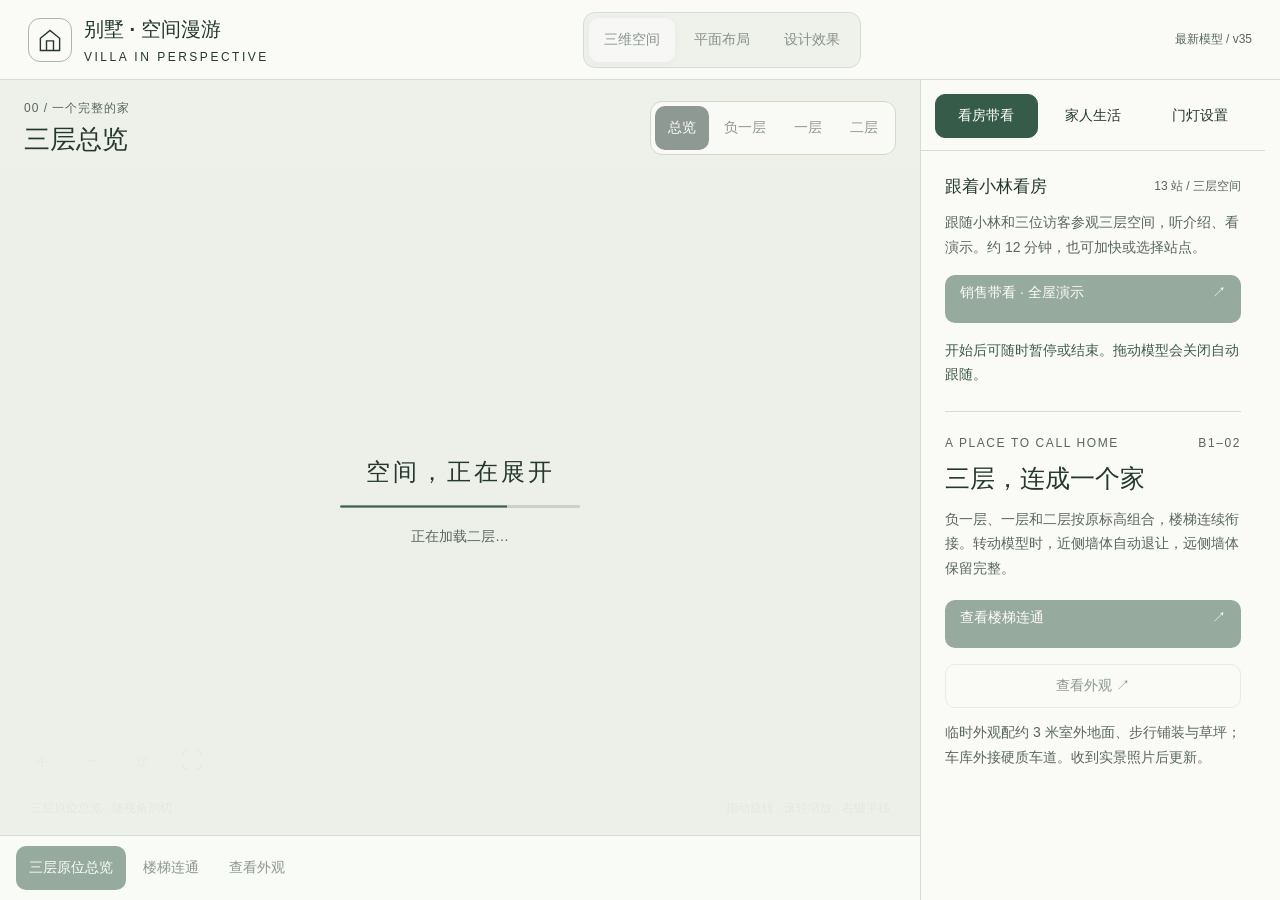
<file: index.html>
<!doctype html>
<html lang="zh-CN"><head><meta charset="utf-8"><meta name="viewport" content="width=device-width,initial-scale=1"><meta name="theme-color" content="#f4f3ee"><title>别墅 · 空间漫游</title><link rel="stylesheet" href="style.css?v=interactive-2"><link rel="stylesheet" href="interaction-style.css?v=2"><link rel="stylesheet" href="family-style.css?v=2"><link rel="stylesheet" href="interface.css?v=audit-3"><script type="importmap">{"imports":{"three":"./vendor/three.module.js"}}</script></head>
<body>
<header><a class="brand" href="./" aria-label="别墅空间首页"><svg viewBox="0 0 32 32" fill="none" aria-hidden="true"><path d="M5 14 16 5l11 9v14H5Z M12 28V17h8v11"/></svg><span>别墅 · 空间漫游<small>VILLA IN PERSPECTIVE</small></span></a><nav aria-label="查看方式"><button data-mode="3d" aria-pressed="true">三维空间</button><button data-mode="plan" aria-pressed="false">平面布局</button><button data-mode="render" aria-pressed="false">设计效果</button></nav><span class="version">最新模型 / v35</span></header>
<main><section class="workspace" aria-label="别墅浏览区域"><div class="view-heading"><div><small id="chapter">00 / 一个完整的家</small><h1 id="floor-title">三层总览</h1></div><div class="floors" role="group" aria-label="选择楼层"><button data-floor="ALL" aria-pressed="true">总览</button><button data-floor="B1" aria-pressed="false">负一层</button><button data-floor="F1" aria-pressed="false">一层</button><button data-floor="F2" aria-pressed="false">二层</button></div></div><div id="stage" tabindex="0" role="region" aria-label="别墅三维模型，可点击门扇开合，使用灯泡按钮开关灯，拖动旋转，滚轮缩放"><div id="loader" role="status"><span class="loader-mark">空间，正在展开</span><progress id="progress" max="100" value="0"></progress><span id="load-text">正在准备三层模型…</span><button id="retry" hidden>重新加载</button></div><div id="family-bubbles" class="family-bubbles" aria-label="家人对话"></div><div id="room-labels" aria-label="三维房间标签"></div><div class="viewport-tools" aria-label="视角控制"><button id="zoom-in" aria-label="放大">＋</button><button id="zoom-out" aria-label="缩小">−</button><button id="reset" aria-label="回到本层全貌">↺</button><button id="full" aria-label="全屏查看">⛶</button></div><div class="view-note"><span id="view-name">三层原位总览 · 随视角剖切</span><span id="gesture">拖动旋转 · 滚轮缩放 · 右键平移</span></div></div><div id="render-view" hidden><img id="large-render" alt=""><div id="render-empty" hidden>该空间暂无 v35 独立效果图，可在三维空间查看最新布局。</div><p id="render-caption"></p></div><div class="room-strip" id="room-strip" aria-label="选择空间"></div></section>
<aside><div class="eyebrow">A PLACE TO CALL HOME <span id="room-index">B1–02</span></div><h2 id="room-title">三层，连成一个家</h2><p id="room-description">连接负一层、一层与二层，探索每一种生活空间。</p><button class="primary" id="inside" disabled>查看楼梯连通 <span>↗</span></button><div id="overview-actions" class="overview-actions"><button id="exterior-view">查看外观 ↗</button><p>临时外观配约 3 米室外地面、步行铺装与草坪；车库外接硬质车道。收到实景照片后更新。</p></div><section class="tour-panel" aria-label="销售带看演示"><div class="section-heading"><h3>跟着小林看房</h3><span>13 站 / 三层空间</span></div><p class="device-help">一位销售带三位访客参观全屋，配有介绍、问答和自动跟随视角。带看期间暂停家人的日常活动。</p><button id="tour-start" class="primary" disabled>销售带看 · 全屋演示 <span>↗</span></button><h4 id="tour-title">从入户，走到每一种生活</h4><p id="tour-text" class="tour-narration">沿着实际楼梯参观客餐厅、卧室套房和地下休闲空间，也可以选择某一站直接前往。</p><label class="tour-select">参观站点<select id="tour-stop" disabled></select></label><div class="tour-buttons"><button id="tour-prev" disabled>上一站</button><button id="tour-pause" aria-pressed="false" disabled>暂停带看</button><button id="tour-next" disabled>下一站</button><button id="tour-end" disabled>结束</button></div><div class="tour-options"><label><input id="tour-follow" type="checkbox" checked>跟随视角</label><label><input id="tour-voice" type="checkbox">语音朗读</label><label>节奏 <select id="tour-speed"><option value="1">正常</option><option value="2">加快</option></select></label></div><p id="tour-status" class="device-status" role="status" aria-live="polite">开始后可随时暂停或结束。拖动模型会关闭自动跟随。</p></section><section class="family" aria-label="四口之家"><div class="section-heading"><h3>四口之家</h3><span>日常进行中</span></div><p class="device-help">爸爸、妈妈、哥哥和妹妹会走动、吃喝、休息、打扫、工作学习和看电视。点击姓名找人。</p><div id="family-list" class="family-list"></div><div class="activity-picker"><label>安排谁<select id="activity-person"><option value="father">爸爸</option><option value="mother">妈妈</option><option value="brother">哥哥</option><option value="daughter">妹妹</option></select></label><label>做什么<select id="activity-action"><option value="tv">坐下看电视</option><option value="eat">坐下吃饭</option><option value="sleep">关灯睡觉</option><option value="work">坐到桌前工作学习</option><option value="read">沙发阅读</option><option value="coffee">冲泡咖啡</option><option value="drink">喝水</option><option value="wash">洗手</option><option value="clean">打扫</option><option value="bathroom">使用洗手间</option></select></label><button id="activity-send">安排活动</button></div><div class="activity-shortcuts"><button data-family-action="tv">全家观影</button><button data-family-action="eat">全家用餐</button><button data-family-action="sleep">睡前休息</button><button id="activity-free">恢复自由活动</button><button id="tv-toggle" aria-pressed="false">电视已关 · 打开</button></div><p id="activity-status" class="device-status" role="status" aria-live="polite">也可先选家人，再点击三维模型中的沙发或餐椅，安排使用该座位；点击银幕可开关电视。</p><div class="family-options"><button id="family-pause" aria-pressed="false">暂停生活</button><label><input id="family-show" type="checkbox" checked>显示家人</label><label><input id="family-dialogue" type="checkbox" checked>对话气泡</label></div><p class="device-help">预设动作与中文对话。观影联动银幕与灯光，睡眠先关灯再上床；共用家具会等待空位。洗手间活动用提示表示。门关闭时家人会等待或换个活动；必要时收起挡路的默认敞开门，保留你手动设置的门状态。人物仅在三维与平面视图中活动。</p></section><section class="devices" id="device-panel" aria-label="门与灯光控制"><div class="section-heading"><h3>门与灯光</h3><span id="device-scope">一层</span></div><p class="device-help">点击模型中的门扇开合；点击房间旁的灯泡开关灯。也可使用下方按钮，切到夜间更易观察照明变化。</p><details open><summary>灯光 <span id="light-count">0</span></summary><div class="device-actions"><button data-all-device="light" data-on="true">全部开灯</button><button data-all-device="light" data-on="false">全部关灯</button></div><div id="light-list" class="device-list"></div></details><details><summary>门 <span id="door-count">0</span></summary><div class="device-actions"><button data-all-device="door" data-on="true">全部开门</button><button data-all-device="door" data-on="false">全部关门</button></div><div id="door-list" class="device-list"></div></details><p id="device-status" class="device-status" role="status" aria-live="polite">开关状态在本次浏览中保留。</p><p class="device-help">开关作用于三维模型与平面布局，设计效果图保持静态。灯光为实时近似预览。</p></section><section class="reference"><div class="section-heading"><h3>设计效果对照</h3><span>v35</span></div><button id="open-render" aria-label="放大设计效果图"><img id="reference-image" src="images/living.jpg" alt="v35 客厅渲染图"><span>查看大图 ↗</span></button><p id="image-note">客厅 · 最新设计渲染</p></section><section class="settings"><h3>空间呈现</h3><div class="setting"><span>墙体显示</span><div class="segmented" role="group" aria-label="墙体显示"><button id="cut" aria-pressed="true">随视角</button><button id="solid" aria-pressed="false">完整</button></div></div><div class="setting"><label for="labels">房间与灯光标签</label><input type="checkbox" id="labels" checked></div><div class="setting"><span>光线氛围</span><div class="segmented" role="group" aria-label="光线氛围"><button id="day" aria-pressed="true">日间</button><button id="night" aria-pressed="false">夜间</button></div></div><p class="hint">所有实时视角都会淡化挡住关注位置或人物的家具与墙体，墙体比家具更透明。“完整”保留墙体高度；“随视角”同时淡化近侧墙体上部。</p></section><details><summary>图纸与模型说明</summary><p>三维模型直接来自 v35 完整工程，保留三层建筑和家具布局，并为浏览器简化细分与材质。三层总览按原标高拼合，二层到层平台补充衔接板。外观与屋顶出入口为临时方案，等待照片更新。平面布局是单层模型的正上方视图。效果图仅展示已有 v35 渲染。</p><p>建筑尺寸及部分家具使用空间仍待核定，本页用于设计浏览。</p><p><a href="credits.html">素材来源与使用说明</a></p></details></aside></main>
<script type="module" src="app.js?v=audit-4"></script></body></html>
</file>
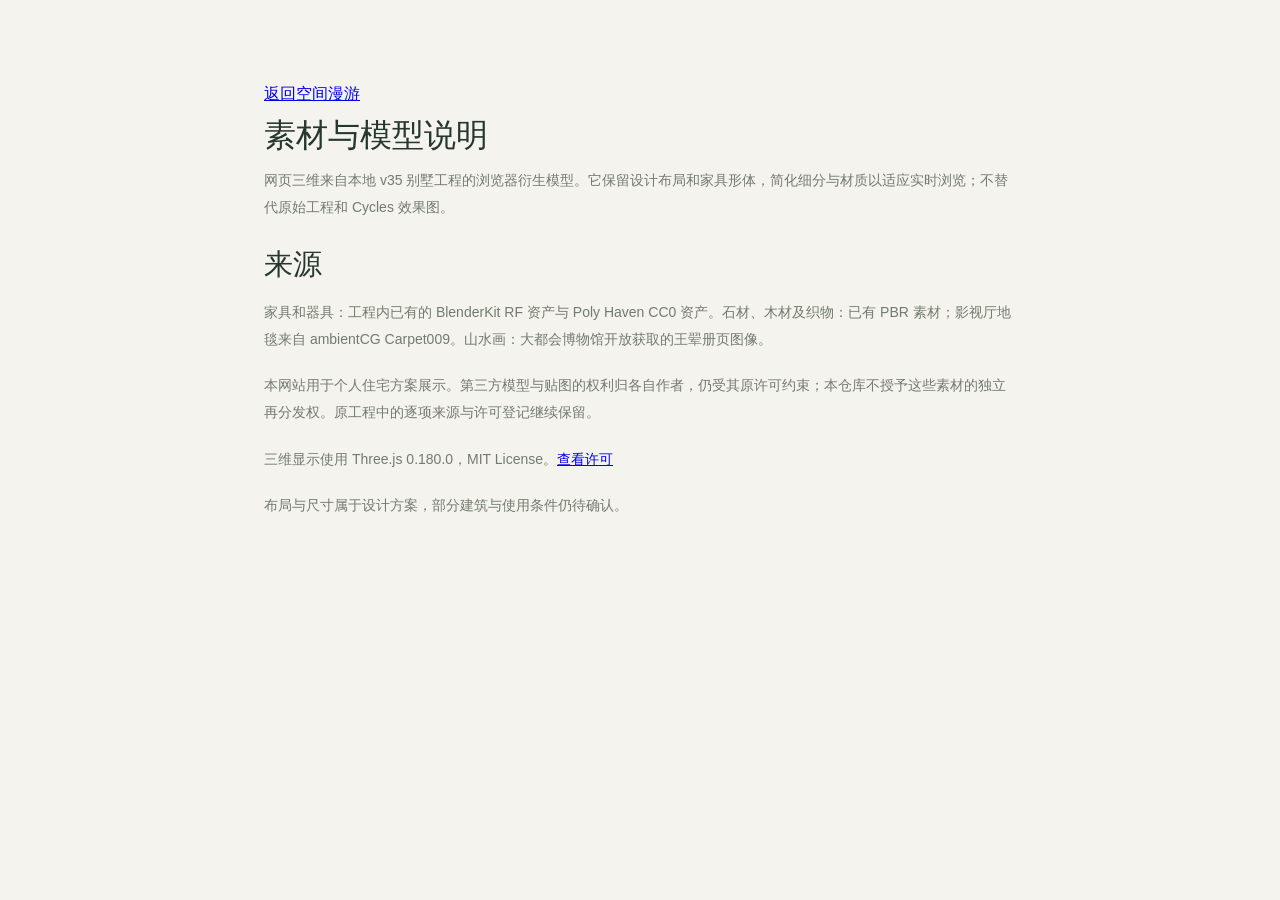
<file: credits.html>
<!doctype html><html lang="zh-CN"><meta charset="utf-8"><meta name="viewport" content="width=device-width,initial-scale=1"><title>素材与模型说明</title><link rel="stylesheet" href="style.css"><body style="max-width:800px;margin:60px auto;padding:24px"><a href="./">返回空间漫游</a><h1>素材与模型说明</h1><p>网页三维来自本地 v35 别墅工程的浏览器衍生模型。它保留设计布局和家具形体，简化细分与材质以适应实时浏览；不替代原始工程和 Cycles 效果图。</p><h2>来源</h2><p>家具和器具：工程内已有的 BlenderKit RF 资产与 Poly Haven CC0 资产。石材、木材及织物：已有 PBR 素材；影视厅地毯来自 ambientCG Carpet009。山水画：大都会博物馆开放获取的王翚册页图像。</p><p>本网站用于个人住宅方案展示。第三方模型与贴图的权利归各自作者，仍受其原许可约束；本仓库不授予这些素材的独立再分发权。原工程中的逐项来源与许可登记继续保留。</p><p>三维显示使用 Three.js 0.180.0，MIT License。<a href="vendor/THREE-LICENSE.txt">查看许可</a></p><p>布局与尺寸属于设计方案，部分建筑与使用条件仍待确认。</p></body></html>
</file>
<file: style.css>
:root{font-family:Inter,"Microsoft YaHei","PingFang SC",sans-serif;color:#25372e;background:#f4f3ee;font-synthesis:none;--ink:#25372e;--muted:#747b71;--line:#dadfd5;--paper:#fafbf7;--accent:#365646}*{box-sizing:border-box}body{margin:0}button,input,a{-webkit-tap-highlight-color:transparent}button{font:inherit;cursor:pointer;border:1px solid var(--line);background:transparent;color:inherit;min-height:42px;border-radius:8px;padding:9px 15px;transition:background .18s,color .18s}button:hover{background:#e4eadf}button:focus-visible,a:focus-visible,summary:focus-visible,input:focus-visible{outline:3px solid #8ca88e;outline-offset:3px}button[aria-pressed=true]{background:var(--ink);color:white;border-color:var(--ink)}button:disabled{opacity:.5;cursor:wait}button[hidden],[hidden]{display:none!important}header{height:88px;border-bottom:1px solid var(--line);display:flex;align-items:center;justify-content:space-between;padding:0 32px;background:var(--paper);gap:20px}.brand{display:flex;gap:12px;align-items:center;text-decoration:none;color:inherit;font-size:20px;font-weight:600}.brand svg{width:44px;height:44px;border:1px solid #acb6aa;border-radius:12px;padding:7px;stroke:currentColor;stroke-width:1.6}.brand small{display:block;font-size:12px;letter-spacing:2.5px;margin-top:7px;font-weight:400}nav{display:flex;gap:4px;background:#eff1eb;padding:5px;border:1px solid var(--line);border-radius:12px}nav button{border:0;font-size:14px}nav button[aria-pressed=true]{background:white;color:var(--ink);box-shadow:0 2px 9px #2436260c}.version{font-size:12px;color:var(--muted)}main{display:grid;grid-template-columns:minmax(0,1fr) 340px;height:calc(100dvh - 88px);min-height:620px}.workspace{position:relative;display:flex;flex-direction:column;min-width:0;overflow:hidden;background:radial-gradient(ellipse at center,#f3f4ed,#e8ece3)}.view-heading{position:absolute;top:29px;left:32px;right:32px;display:flex;justify-content:space-between;align-items:flex-start;z-index:3;pointer-events:none}.view-heading small{color:var(--muted);font-size:12px;letter-spacing:2px}h1{font-weight:400;font-size:32px;margin:9px 0}.floors{display:flex;gap:5px;padding:5px;border:1px solid #d2d8cb;background:#fafbf7ed;border-radius:12px;pointer-events:auto}.floors button{font-size:14px;border:0}#stage{position:relative;flex:1;min-height:400px;outline:none;touch-action:none}canvas{display:block;width:100%;height:100%}#loader{position:absolute;inset:0;display:flex;align-items:center;justify-content:center;flex-direction:column;gap:20px;z-index:8;background:#edf0e8ef}.loader-mark{font-size:24px;font-weight:300;letter-spacing:3px}progress{width:240px;height:5px;accent-color:var(--accent)}#load-text{font-size:13px;color:var(--muted)}.viewport-tools{position:absolute;bottom:63px;left:28px;display:flex;gap:6px;z-index:4}.viewport-tools button{font-size:22px;min-width:43px;background:#fafbf7e8;padding:4px 10px}.view-note{position:absolute;bottom:24px;left:32px;right:32px;display:flex;justify-content:space-between;gap:12px;color:#626d60;font-size:12px}.room-strip{display:flex;gap:6px;flex-wrap:wrap;border-top:1px solid var(--line);padding:17px 25px;background:#f9fbf7}.room-strip button{font-size:14px;min-height:36px;padding:7px 13px;border-color:transparent}.room-strip button[aria-pressed=true]{background:#dbe6d7;color:var(--ink)}aside{background:var(--paper);border-left:1px solid var(--line);padding:36px 26px 28px;overflow-y:auto}.eyebrow{font-size:12px;letter-spacing:1.6px;color:var(--muted);display:flex;justify-content:space-between}h2{font-weight:400;font-size:29px;margin:25px 0 14px}p{font-size:14px;line-height:1.9;color:#737b6e;margin:0 0 20px}.primary{display:flex;justify-content:space-between;width:100%;background:var(--accent);color:#fff;border:0;margin:22px 0 30px;min-height:49px;font-size:14px}.primary:hover{background:#244736}.section-heading{display:flex;justify-content:space-between;align-items:center}.section-heading span{font-size:12px;color:var(--muted)}h3{font-size:14px;font-weight:500;margin:0 0 15px}.reference button{position:relative;padding:0;border:0;display:block;width:100%;overflow:hidden;line-height:0}.reference img{width:100%;aspect-ratio:16/9;object-fit:cover;display:block;border-radius:8px}.reference button span{position:absolute;bottom:0;right:0;background:#203529ac;color:white;font-size:12px;padding:12px;line-height:1}.reference p{font-size:12px;margin:10px 0 22px}.settings{padding:23px 0 7px;border-top:1px solid var(--line)}.setting{display:flex;align-items:center;justify-content:space-between;margin:14px 0;font-size:14px}.segmented{display:flex;gap:3px;background:#edf0e8;padding:3px;border-radius:8px}.segmented button{font-size:13px;border:0;min-height:33px;padding:6px 13px}.segmented button[aria-pressed=true]{background:#fff;color:var(--ink);box-shadow:0 1px 3px #0001}input[type=checkbox]{accent-color:var(--accent);width:20px;height:20px}.hint{font-size:12px;line-height:1.8;margin:18px 0;color:#848a80}details{border-top:1px solid var(--line);padding-top:20px;font-size:13px}summary{cursor:pointer}details p{font-size:12px;margin:15px 0}details a{color:var(--ink)}#room-labels{position:absolute;inset:0;pointer-events:none;overflow:hidden}.label{position:absolute;transform:translate(-50%,-50%);pointer-events:auto;background:#fafcf4ed;border:1px solid #c6cfc1;border-radius:20px;padding:5px 12px;font-size:12px;min-height:30px;box-shadow:0 2px 7px #3642330d;white-space:nowrap}.label.selected{background:#365646;color:white;border-color:#365646}#render-view{flex:1;min-height:400px;padding:128px 34px 34px;display:flex;flex-direction:column;justify-content:center;align-items:center}#large-render{max-width:100%;max-height:calc(100dvh - 345px);object-fit:contain;box-shadow:0 14px 40px #23351e12}#render-caption{font-size:13px;margin:15px 0 0}#render-empty{padding:50px;font-size:16px;line-height:2;max-width:500px}.workspace:fullscreen{height:100dvh;width:100vw}.workspace:fullscreen #stage{height:calc(100dvh - 100px)}@media(min-width:1700px){main{grid-template-columns:minmax(0,1fr) 380px}aside{padding:42px 32px}p{font-size:16px}.room-strip{padding:20px 32px}}@media(max-width:1050px){header{padding:0 20px}.version{display:none}main{grid-template-columns:minmax(0,1fr) 300px}.view-heading{left:20px;right:20px}.floors button{padding:8px}.view-note{left:20px;right:20px;flex-direction:column}#gesture{font-size:12px}.viewport-tools{bottom:76px}.brand{font-size:17px}.brand small{font-size:12px}}@media(max-width:760px){header{height:auto;min-height:128px;flex-wrap:wrap;justify-content:center;padding:18px 14px 12px;gap:15px}.brand{width:100%;justify-content:center;font-size:18px}.brand svg{width:37px;height:37px}.brand small{font-size:12px;margin-top:4px}nav{width:100%;justify-content:center}nav button{flex:1}main{display:block;height:auto;min-height:0}.workspace{height:76dvh;min-height:580px}.view-heading{top:20px;left:18px;right:18px}h1{font-size:25px}.view-heading small{font-size:12px}.floors{gap:0;padding:3px}.floors button{font-size:12px;padding:8px}.room-strip{padding:11px 12px;max-height:137px;overflow-y:auto;gap:3px}.room-strip button{font-size:13px;padding:6px 10px}.viewport-tools{left:17px}.view-note{left:18px;bottom:18px}#stage{min-height:340px}aside{border-left:0;border-top:1px solid var(--line);padding:30px 23px;overflow:visible}#large-render{max-height:45dvh}#render-view{min-height:320px;padding:110px 18px 20px}.reference img{max-height:300px;object-fit:contain;background:#edf0e8}p{font-size:16px}.hint,details p{font-size:13px}.label{font-size:12px;padding:4px 9px}}@media(prefers-reduced-motion:reduce){*{transition:none!important}}
</file>
<file: interaction-style.css>
.devices{border-top:1px solid var(--line);padding:23px 0 22px;margin-bottom:22px}
.devices h3{font-size:16px;margin-bottom:0}
.devices .section-heading{gap:12px;margin-bottom:14px}
.devices .section-heading span{font-size:14px;text-align:right}
.device-help{font-size:14px;line-height:1.7;margin:12px 0 16px}
.devices details{padding-top:14px;margin-top:14px}
.devices summary{font-size:14px;min-height:32px}
.devices summary span{color:var(--muted);margin-left:8px}
.device-actions{display:flex;gap:7px;margin:8px 0 12px}
.device-actions button{flex:1;font-size:14px;padding:8px}
.device-list{display:grid;gap:6px;max-height:240px;overflow-y:auto;padding:3px}
.device-row{display:flex;justify-content:space-between;align-items:center;gap:10px;text-align:left;width:100%;font-size:14px;padding:10px;line-height:1.5}
.device-row[aria-pressed=true]{background:#e2eadb;color:var(--ink);border-color:#a6baa0}
.device-state{flex-shrink:0;font-size:12px;color:inherit}
.device-status{font-size:14px;min-height:24px;margin:15px 0 0;color:var(--ink)}
.device-empty{font-size:14px;margin:0}
.label-wrap{position:absolute;display:flex;transform:translate(-50%,-50%);pointer-events:auto;white-space:nowrap;background:#fafcf4ed;border:1px solid #b6c2b0;border-radius:22px;box-shadow:0 2px 7px #3642330d}
.label-wrap button{font-size:14px;min-height:36px;border:0;border-radius:22px;padding:6px 12px;background:transparent;line-height:1.4}
.label-wrap .room-target.selected{background:var(--accent);color:white}
.label-wrap .light-target{display:grid;place-items:center;min-width:38px;padding:6px;border-left:1px solid #b6c2b0;border-radius:0 22px 22px 0;color:#747b71}
.label-wrap .light-target[aria-pressed=true]{background:#f5dfa6;color:#604512}
.light-target svg{height:20px;width:20px;stroke:currentColor;stroke-width:1.7;stroke-linecap:round;stroke-linejoin:round}
.overview-actions{margin:-12px 0 25px}
.overview-actions button{width:100%;font-size:14px}
.overview-actions p{font-size:14px;margin:12px 0 0;line-height:1.8}
.floor-label{border-color:#7b927a;background:#f8faef}
.floor-label button{font-size:14px;font-weight:500;min-height:42px}
.label-wrap button:hover{background:#dbe6d7}
@media(max-width:760px){.device-list{max-height:280px}.device-actions button,.label-wrap button{min-height:44px}.label-wrap .light-target{min-width:44px}.device-row{font-size:16px}.device-state{font-size:14px}}
</file>
<file: family-style.css>
.family{border-top:1px solid #d8dbd0;margin-top:24px;padding-top:22px}.family-list{display:grid;grid-template-columns:1fr 1fr;gap:8px;margin:14px 0}.family-person{padding:11px 9px;text-align:left;border:1px solid #d3d9cb;border-radius:10px;background:#f7f7f0;min-height:68px}.family-person strong{display:block;font-size:14px;color:#344634}.family-person strong:before{content:'';display:inline-block;width:11px;height:11px;background:var(--person-color);border-radius:50%;margin-right:7px}.family-person span{display:block;font-size:12px;line-height:1.6;color:#67705e;margin-top:4px}.family-person:hover{background:#eaf0e2}.family-options{display:flex;flex-wrap:wrap;align-items:center;gap:12px;font-size:13px}.family-options button{padding:8px 12px;border:1px solid #bdc8b3;border-radius:7px;background:#eef2e7;font-size:13px}.family-options label{display:flex;align-items:center;gap:5px}.family-options input{accent-color:#537343}.family-bubbles{position:absolute;inset:0;pointer-events:none;z-index:5;overflow:hidden}.family-bubble{position:absolute;transform:translate(-50%,-100%);width:max-content;max-width:min(210px,65vw);padding:9px 13px;border:1px solid #b5c6a6;border-radius:13px 13px 13px 3px;background:rgba(255,253,245,.96);color:#344631;font-size:13px;line-height:1.5;box-shadow:0 4px 14px #31402419}.family-bubble[hidden]{display:none}
.tour-panel{border-top:1px solid #d8dbd0;margin-top:24px;padding-top:22px}.tour-panel h4{font-size:16px;color:#344934;margin:20px 0 10px}.tour-narration{font-size:14px;line-height:1.85;background:#eaf0e2;border-left:3px solid #8ba27c;padding:12px 14px;border-radius:0 9px 9px 0;min-height:92px}.tour-select{display:flex;gap:10px;align-items:center;font-size:13px}.tour-select select{flex:1;min-width:0}.tour-buttons,.activity-shortcuts{display:flex;gap:7px;flex-wrap:wrap;margin:12px 0}.tour-buttons button,.activity-shortcuts button,.activity-picker button{font-size:13px;background:#eef2e7;border:1px solid #bdc8b3;border-radius:7px;padding:8px 11px}.tour-options{display:flex;flex-wrap:wrap;gap:12px;font-size:13px}.tour-options label{display:flex;gap:5px;align-items:center}.tour-options input{accent-color:#537343}.tour-panel select,.activity-picker select{border:1px solid #bdc8b3;border-radius:6px;padding:7px 5px;background:#f9faf4;font-size:13px;color:#344934}.activity-picker{display:grid;grid-template-columns:1fr 2fr;gap:8px;margin-top:18px}.activity-picker label{display:grid;gap:5px;font-size:12px;color:#68725e}.activity-picker button{grid-column:1/-1}.tour-bubble{max-width:min(280px,70vw);border-color:#7f9e93;background:#f5fbef}.tour-panel button:disabled,.family button:disabled,.family select:disabled{opacity:.5;cursor:default}.tour-panel button:focus-visible,.family button:focus-visible{outline:2px solid #507740;outline-offset:2px}
</file>
<file: interface.css>
:root {
  --ink: #243b31; --muted: #58665c; --line: #d4ddd2;
  --paper: #fafbf7; --accent: #365b48; --surface: #eef3eb;
  --focus: #315f83; --radius: 10px;
}
body { height: 100dvh; overflow: hidden; }
header { height: 80px; padding: 0 28px; }
main { height: calc(100dvh - 80px); min-height: 0; grid-template-columns: minmax(0, 1fr) 360px; }
p { color: var(--muted); }
button, select { font: inherit; min-height: 44px; border-radius: var(--radius); }
button:disabled { cursor: not-allowed; opacity: .5; }
select { max-width: 100%; }
button:focus-visible, select:focus-visible, input:focus-visible, summary:focus-visible, a:focus-visible,
.tour-panel button:focus-visible, .family button:focus-visible, #stage:focus-visible {
  outline: 3px solid var(--focus); outline-offset: 3px;
}
.workspace { min-height: 0; }
.view-heading { position: relative; inset: auto; flex-shrink: 0; padding: 18px 24px 12px; align-items: center; background: #eef1e9; gap: 12px; }
.view-heading small { letter-spacing: 1px; }
h1 { font-size: 26px; margin: 5px 0 0; }
.floors { gap: 2px; padding: 4px; }
.floors button { padding: 8px 13px; }
#stage { min-height: 0; }
.viewport-tools { left: 20px; bottom: 52px; }
.viewport-tools button { min-width: 44px; min-height: 44px; background: #fafbf7f2; }
.viewport-tools button[aria-pressed=true] { background: var(--accent); color: white; border-color: var(--accent); }
.view-note { bottom: 12px; left: 20px; right: 20px; align-items: center; font-size: 12px; }
.view-note span { background: #fafbf7eb; border: 1px solid #d4ddd2b3; border-radius: 7px; padding: 5px 9px; color: #3e5547; }
.room-strip { padding: 10px 16px; gap: 4px; max-height: 116px; overflow-y: auto; }
.room-strip button { min-height: 44px; padding: 8px 12px; }
.room-strip button[aria-pressed=true] { background: var(--accent); color: white; }
aside { padding: 0 24px 24px; scrollbar-gutter: stable; overscroll-behavior: contain; }
.control-tabs { position: sticky; top: 0; z-index: 6; display: grid; grid-template-columns: repeat(3, minmax(0, 1fr)); gap: 4px; margin: 0 -24px 24px; padding: 14px 14px 12px; background: var(--paper); border-bottom: 1px solid var(--line); }
.control-tabs button { font-size: 14px; padding: 8px 4px; border-color: transparent; white-space: nowrap; }
.control-tabs button[aria-selected=true] { background: var(--accent); color: white; border-color: var(--accent); }
.control-pane { min-width: 0; }
.control-pane > .family, .control-pane > .tour-panel, .control-pane > .devices { margin-top: 0; padding-top: 0; border-top: 0; }
#control-pane-0 { display: flex; flex-direction: column; }
.section-heading { gap: 12px; }
.section-heading h3 { font-size: 17px; font-weight: 600; margin: 0; }
.section-heading span { font-size: 12px; white-space: nowrap; }
.device-help { font-size: 14px; line-height: 1.75; margin: 12px 0 16px; }
.primary { min-height: 48px; border-radius: var(--radius); }
.tour-panel .primary { margin: 16px 0; }
.tour-panel h4 { font-size: 19px; line-height: 1.5; margin: 0 0 12px; }
.tour-select { display: block; font-size: 14px; }
.tour-select select { display: block; width: 100%; margin-top: 8px; }
.tour-panel select, .activity-picker select { min-height: 44px; padding: 8px; font-size: 14px; border-color: #9eae9d; color: var(--ink); background: var(--paper); }
.tour-buttons { display: grid; grid-template-columns: repeat(3, 1fr); gap: 8px; }
.tour-buttons button { font-size: 14px; padding: 8px 5px; color: var(--ink); }
#tour-end { grid-column: 1/-1; color: var(--muted); background: transparent; }
.tour-options, .family-options { font-size: 14px; gap: 8px 14px; align-items: center; }
.tour-options label, .family-options label { min-height: 44px; cursor: pointer; }
.tour-narration { font-size: 15px; line-height: 1.8; min-height: 0; color: #334c3c; padding: 14px 16px; }
.device-status { color: #405b49; line-height: 1.7; }
.room-summary { margin-top: 24px; padding-top: 24px; border-top: 1px solid var(--line); }
.room-summary h2 { margin: 12px 0; font-size: 25px; }
.room-summary p { font-size: 14px; line-height: 1.75; }
.room-summary .primary { margin: 16px 0; }
.room-selected .room-summary { order: -1; margin-top: 0; padding-top: 0; border-top: 0; margin-bottom: 24px; padding-bottom: 8px; border-bottom: 1px solid var(--line); }
.overview-actions { margin-top: 0; }
.tour-active .room-summary { display: none; }
body:not(.tour-active) .tour-panel :is(#tour-title, #tour-text, .tour-select, .tour-buttons, .tour-options) { display: none; }
.tour-active .tour-panel { display: flex; flex-direction: column; }
.tour-active .tour-panel > .section-heading, .tour-active .tour-panel > .device-help { display: none; }
.tour-active #tour-start { order: 10; margin-top: 24px; color: var(--muted); background: var(--surface); }
.family-options { margin: 12px 0; }
.family-options button { color: var(--ink); min-height: 44px; }
.family-options button[aria-pressed=true], .tour-buttons button[aria-pressed=true], #tv-toggle[aria-pressed=true] { color: white; background: var(--accent); border-color: var(--accent); }
.family-list { gap: 8px; margin: 16px 0; }
.family-person { min-height: 82px; padding: 12px; background: #f0f4ec; }
.family-person span { color: #52624f; font-size: 13px; }
.activity-picker { margin-top: 20px; gap: 10px; grid-template-columns: minmax(0, 1fr) minmax(0, 2fr); }
.activity-picker label { font-size: 14px; }
#activity-send { color: white; background: var(--accent); border-color: var(--accent); }
#activity-status { margin: 12px 0; }
.activity-shortcuts { display: grid; grid-template-columns: 1fr 1fr; gap: 8px; }
.activity-shortcuts button { font-size: 14px; min-height: 44px; }
#tv-toggle { grid-column: 1/-1; }
.devices summary, .control-pane > details > summary { min-height: 44px; padding: 8px 0; font-size: 14px; }
.device-list { max-height: none; overflow: visible; padding: 3px; }
.device-actions, .device-row { min-height: 44px; }
.settings { margin-top: 20px; }
.segmented button { min-height: 40px; }
.hint { font-size: 13px; color: var(--muted); }
.tour-hud { display: flex; flex-shrink: 0; align-items: center; justify-content: space-between; gap: 16px; padding: 12px 20px; background: var(--paper); border-top: 1px solid var(--line); }
.tour-hud-heading { display: flex; min-width: 0; flex: 1; align-items: center; justify-content: space-between; gap: 8px; }
.tour-hud-heading strong { font-size: 14px; font-weight: 600; overflow: hidden; text-overflow: ellipsis; white-space: nowrap; }
.tour-hud-heading span { font-size: 12px; white-space: nowrap; background: #e7eddf; color: #3c5742; padding: 5px 8px; border-radius: 20px; }
.tour-hud-actions { display: flex; flex-shrink: 0; gap: 6px; }
.tour-hud-actions button { font-size: 13px; padding: 6px 12px; background: var(--surface); }
#tour-hud-pause { background: var(--accent); color: white; border-color: var(--accent); }
.tour-active .viewport-tools { bottom: 16px; }
.tour-active .view-note { left: auto; bottom: 20px; }
.tour-active #view-name { max-width: 32vw; text-overflow: ellipsis; overflow: hidden; white-space: nowrap; }
.tour-active #gesture { display: none; }
.tour-active .family-bubble { font-size: 13px; max-width: 190px; padding: 6px 9px; }
#render-view { min-height: 0; padding: 20px; gap: 12px; }
#large-render { max-height: calc(100% - 100px); min-height: 0; }
#render-caption { margin: 0; color: var(--muted); font-size: 13px; }
#render-empty { padding: 24px; font-size: 16px; }
#render-back { flex-shrink: 0; background: var(--paper); color: var(--accent); }
#render-status { margin: 0; text-align: center; line-height: 1.65; font-size: 14px; }
#render-retry { flex-shrink: 0; color: white; background: var(--accent); }
#feedback { position: absolute; z-index: 7; top: 12px; left: 50%; transform: translateX(-50%); display: flex; align-items: center; gap: 12px; width: max-content; max-width: calc(100% - 24px); padding: 6px 8px 6px 16px; border: 1px solid #a5bca4; border-radius: 12px; background: #fafdf5f5; box-shadow: 0 6px 24px #243b3124; color: #2e4d39; font-size: 14px; line-height: 1.6; animation: notice-in .2s ease-out; }
#feedback button { flex-shrink: 0; min-width: 44px; min-height: 44px; padding: 4px; border-color: transparent; font-size: 22px; }
#feedback.leaving { opacity: 0; transition: opacity .18s ease; }
#loader { padding: 20px; text-align: center; gap: 16px; }
#loader[data-state=error] { background: #f9f4eefa; }
#loader[data-state=error] .loader-mark { color: #805137; }
#retry { background: var(--accent); color: white; }
#load-text { max-width: 340px; line-height: 1.7; font-size: 14px; color: var(--muted); }
button { transition: background-color .18s ease, color .18s ease, border-color .18s ease, box-shadow .18s ease, transform .12s ease; }
button:active:not(:disabled) { transform: translateY(1px); }
.control-pane:not([hidden]), details[open] > :not(summary) { animation: panel-in .2s ease-out; }
@keyframes panel-in { from { opacity: .35; transform: translateY(4px); } to { opacity: 1; transform: translateY(0); } }
@keyframes notice-in { from { opacity: 0; margin-top: -5px; } to { opacity: 1; margin-top: 0; } }
@media (prefers-reduced-motion: reduce) { *, *::before, *::after { animation: none !important; transition: none !important; scroll-behavior: auto !important; } }
.workspace:fullscreen { width: 100vw; height: 100dvh; }
.workspace:fullscreen #stage { height: auto; }
@media (max-width: 1100px) and (min-width: 761px) {
  main { grid-template-columns: minmax(0, 1fr) 320px; }
  .view-heading { padding: 16px; }
  .view-heading small { display: none; }
  h1 { font-size: 23px; }
  #tour-hud-details { display: none; }
}
@media (max-width: 760px), (max-width: 900px) and (orientation: portrait) {
  header { height: 100px; min-height: 0; padding: 8px 12px; gap: 6px; }
  .brand { font-size: 16px; width: 100%; justify-content: center; }
  .brand svg { width: 28px; height: 28px; padding: 5px; }
  .brand small, .version { display: none; }
  nav { width: 100%; padding: 3px; }
  nav button { min-height: 40px; padding: 6px; font-size: 14px; flex: 1; }
  main { display: flex; flex-direction: column; height: calc(100dvh - 100px); }
  .workspace { height: auto; min-height: 0; flex: 0 0 52%; }
  .view-heading { padding: 6px 12px; gap: 6px; background: #eef1e9; }
  .view-heading small { display: none; }
  h1 { font-size: 18px; margin: 0; }
  .floors { padding: 2px; gap: 0; }
  .floors button { min-height: 44px; padding: 6px 8px; font-size: 12px; }
  .room-strip { flex-wrap: nowrap; overflow-x: auto; overflow-y: hidden; max-height: none; flex-shrink: 0; padding: 5px 8px; scrollbar-width: thin; }
  .room-strip button { white-space: nowrap; font-size: 13px; padding: 6px 10px; }
  .viewport-tools { left: 10px; bottom: 36px; gap: 4px; }
  .viewport-tools button { min-width: 40px; min-height: 40px; font-size: 20px; }
  .view-note { left: 10px; right: 10px; bottom: 7px; }
  .view-note #gesture { display: none; }
  .view-note #view-name { font-size: 11px; padding: 3px 7px; max-width: 100%; }
  .label-wrap { transform: translate(-50%, -50%); }
  .floor-label { display: none; }
  body:not(.room-selected) .label-wrap { display: none; }
  .label-wrap .room-target { max-width: 105px; overflow: hidden; text-overflow: ellipsis; font-size: 12px; padding: 6px 9px; }
  .label-wrap button, .label-wrap .light-target { min-height: 44px; }
  aside { flex: 1; min-height: 0; overflow-y: auto; padding: 0 16px 24px; border-left: 0; border-top: 1px solid var(--line); }
  .control-tabs { margin: 0 -16px 16px; padding: 8px 10px; }
  .control-pane p { font-size: 14px; }
  .room-summary h2 { font-size: 22px; margin: 8px 0; }
  .room-summary, .room-selected .room-summary { margin-bottom: 16px; padding-bottom: 0; }
  .tour-narration { font-size: 14px; padding: 12px; }
  .tour-hud { display: block; padding: 8px 12px; }
  .tour-hud-heading { margin-bottom: 8px; }
  .tour-hud-actions button { flex: 1; }
  #tour-hud-details { display: none; }
  .tour-active .viewport-tools, .tour-active .view-note { display: none; }
  .tour-active .workspace { flex-basis: 58%; }
  .tour-active .room-strip { display: none; }
  .family-list { margin: 12px 0; }
  .activity-picker { margin-top: 16px; }
  .tour-panel select, .activity-picker select { font-size: 16px; }
  #render-view { padding: 8px 12px; gap: 6px; }
  #large-render { max-height: calc(100% - 78px); }
  #render-caption { font-size: 12px; }
  #render-empty { padding: 12px; font-size: 14px; }
  .workspace:fullscreen { flex-basis: auto; }
}
@media (max-height: 620px) and (min-width: 761px) {
  header { height: 60px; }
  main { height: calc(100dvh - 60px); }
  .view-heading { padding: 6px 12px; }
  .view-heading small { display: none; }
  h1 { font-size: 22px; }
  .room-strip { flex-wrap: nowrap; overflow-x: auto; padding: 5px 8px; }
  .room-strip button { white-space: nowrap; }
  .tour-hud { padding: 8px 12px; }
  .tour-active .view-note, #gesture { display: none; }
  .tour-active .room-strip { display: none; }
}
@media (max-height: 620px) and (max-width: 760px) {
  header { height: 58px; }
  .brand { display: none; }
  main { height: calc(100dvh - 58px); }
  .workspace { flex-basis: 55%; }
  .tour-hud-heading { margin-bottom: 4px; }
}
@media (max-height: 620px) {
  .floor-label, body:not(.room-selected) .label-wrap, .family-bubbles { display: none; }
}
</file>
